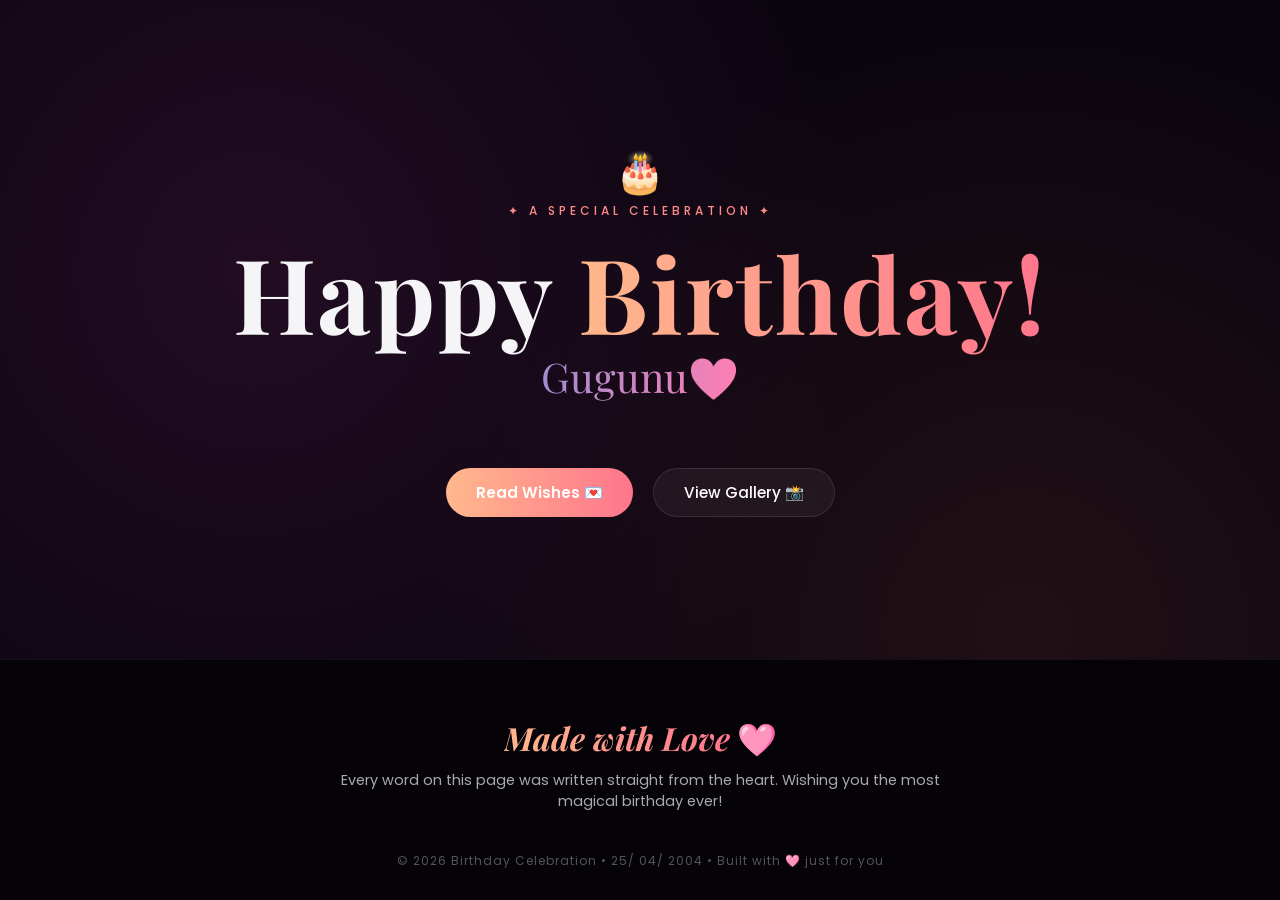
<file: index.html>
<!DOCTYPE html>
<html lang="en">
<head>
    <meta charset="UTF-8">
    <meta name="viewport" content="width=device-width, initial-scale=1.0">
    <title>Happy Birthday!</title>
    <link rel="stylesheet" href="style.css">
</head>
<body>
    <div id="particle-container"></div>

    <main class="content-wrapper" style="justify-content: center;">
        <div style="font-size: 2.5rem; ">🎂</div>
        
        <p class="overline">✦ A SPECIAL CELEBRATION ✦</p>
        
        <h1 style="font-size: clamp(4rem, 12vw, 6.5rem); letter-spacing: 2px;">
            Happy
            <span class="text-peach-pink">Birthday!</span><br>
            <!-- <span class="gugu">Gugunu❤️</span> -->
        </h1>
        
        <!-- <p style="color: var(--accent-yellow); margin-top: 25px; letter-spacing: 3px; font-size: 0.85rem; font-weight: 500;">
            ✹ Celebrating You Today ✹
        </p> -->
        <!-- <p style="color: var(--accent-yellow); margin-top: 25px; letter-spacing: 3px; font-size: 1.85rem; font-style: calm; font-weight: 500;">
            Gugunu ❤️ 
        </p> -->
        <span class="gugu">Gugunu❤️ </span><br>
        <div class="button-group" style="margin-top: 40px;">
            <a href="wishes.html" class="btn btn-primary">Read Wishes 💌</a>
            <a href="gallery.html" class="btn btn-secondary">View Gallery 📸</a>
        </div>
    </main>

    <footer>
        <h2 style="font-size: 2rem; margin-bottom: 15px;"><span class="text-peach-pink" style="font-style: italic;">Made with Love</span> 🩷</h2>
        <p style="font-size: 0.9rem; color: #aaa; margin-bottom: 30px; max-width: 600px; margin-left: auto; margin-right: auto;">Every word on this page was written straight from the heart. Wishing you the most magical birthday ever!</p>
        <!-- <div class="button-group" style="margin-top: 0;">
            <a href="#" class="btn btn-primary-purple">📧 Send a Message</a>
            <a href="#" class="btn btn-secondary" style="color: var(--accent-yellow);">💬 WhatsApp Me</a>
        </div> -->
        <p style="margin-top: 40px; font-size: 0.75rem; color: #555; letter-spacing: 1px;">© 2026 Birthday Celebration • 25/ 04/ 2004 • Built with 🩷 just for you </p>
    </footer>

    <script src="script.js"></script>
</body>
</html>
</file>
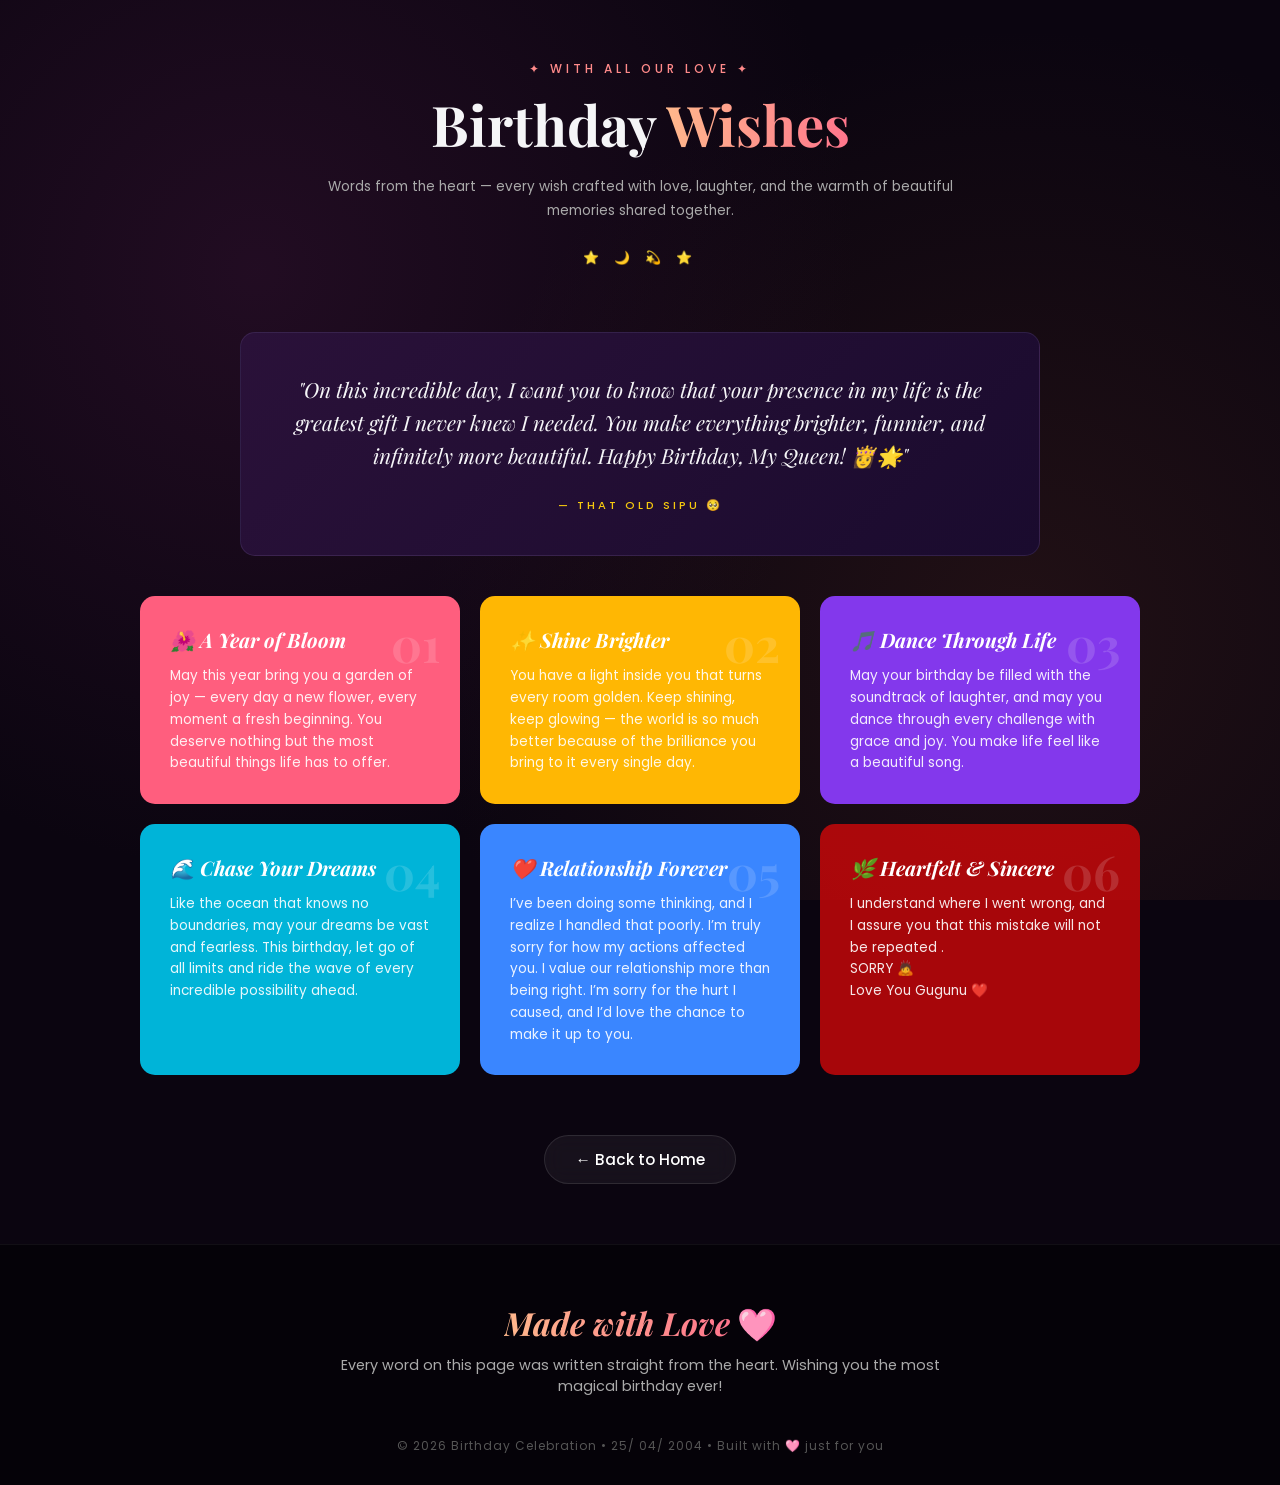
<file: wishes.html>
<!DOCTYPE html>
<html lang="en">
<head>
    <meta charset="UTF-8">
    <meta name="viewport" content="width=device-width, initial-scale=1.0">
    <title>Birthday Wishes</title>
    <link rel="stylesheet" href="style.css">
</head>
<body>
    <!-- <div id="particle-container"></div> -->

    <main class="content-wrapper">
        <p class="overline">✦ WITH ALL OUR LOVE ✦</p>
        
        <h1 style="font-size: 3.5rem; margin-bottom: 20px;">
            Birthday <span class="text-peach-pink">Wishes</span>
        </h1>
        
        <p style="color: #aaa; text-align: center; max-width: 650px; font-size: 0.85rem; line-height: 1.8;">
            Words from the heart — every wish crafted with love, laughter, and the warmth of beautiful memories shared together.
        </p>
        
        <div style="color: var(--accent-yellow); margin: 25px 0; font-size: 0.8rem; letter-spacing: 6px;">⭐ 🌙 💫 ⭐</div>

        <div class="quote-box">
            "On this incredible day, I want you to know that your presence in my life is the greatest gift I never knew I needed. You make everything brighter, funnier, and infinitely more beautiful. Happy Birthday, My Queen! 👸🌟"
            <p style="font-size: 0.7rem; font-family: 'Poppins', sans-serif; font-style: normal; margin-top: 25px; letter-spacing: 3px; color: var(--accent-yellow); text-transform: uppercase; font-weight: 500;">— That Old SIPU 🥺</p>
        </div>

        <div class="wishes-grid">
            <div class="wish-card card-1">
                <div class="card-number">01</div>
                <h3>🌺 A Year of Bloom</h3>
                <p>May this year bring you a garden of joy — every day a new flower, every moment a fresh beginning. You deserve nothing but the most beautiful things life has to offer.</p>
            </div>
            <div class="wish-card card-2">
                <div class="card-number">02</div>
                <h3>✨ Shine Brighter</h3>
                <p>You have a light inside you that turns every room golden. Keep shining, keep glowing — the world is so much better because of the brilliance you bring to it every single day.</p>
            </div>
            <div class="wish-card card-3">
                <div class="card-number">03</div>
                <h3>🎵 Dance Through Life</h3>
                <p>May your birthday be filled with the soundtrack of laughter, and may you dance through every challenge with grace and joy. You make life feel like a beautiful song.</p>
            </div>
            <div class="wish-card card-4">
                <div class="card-number">04</div>
                <h3>🌊 Chase Your Dreams</h3>
                <p>Like the ocean that knows no boundaries, may your dreams be vast and fearless. This birthday, let go of all limits and ride the wave of every incredible possibility ahead.</p>
            </div>
            <div class="wish-card card-5">
                <div class="card-number">05</div>
                <h3>❤️ Relationship Forever</h3>
                <p>I’ve been doing some thinking, and I realize I handled that poorly. I’m truly sorry for how my actions affected you. I value our relationship more than being right. I’m sorry for the hurt I caused, and I’d love the chance to make it up to you.</p>
            </div>
            <div class="wish-card card-6">
                <div class="card-number">06</div>
                <h3>🌿 Heartfelt & Sincere </h3>
                <p>I understand where I went wrong, and I assure you that this mistake will not be repeated . <br>SORRY 🙇 <br> Love You Gugunu ❤️</p>
            </div>
        </div>
        
        <a href="index.html" class="btn btn-secondary" style="margin-top: 60px;">← Back to Home</a>
    </main>

    <footer>
        <h2 style="font-size: 2rem; margin-bottom: 15px;"><span class="text-peach-pink" style="font-style: italic;">Made with Love</span> 🩷</h2>
        <p style="font-size: 0.9rem; color: #aaa; margin-bottom: 30px; max-width: 600px; margin-left: auto; margin-right: auto;">Every word on this page was written straight from the heart. Wishing you the most magical birthday ever!</p>
        <!-- <div class="button-group" style="margin-top: 0;">
            <a href="#" class="btn btn-primary-purple">📧 Send a Message</a>
            <a href="#" class="btn btn-secondary" style="color: var(--accent-yellow);">💬 WhatsApp Me</a>
        </div> -->
        <p style="margin-top: 40px; font-size: 0.75rem; color: #555; letter-spacing: 1px;">© 2026 Birthday Celebration • 25/ 04/ 2004 • Built with 🩷 just for you </p>
    </footer>

    <script src="script.js"></script>
</body>
</html>
</file>
<file: style.css>
@import url('https://fonts.googleapis.com/css2?family=Playfair+Display:ital,wght@0,600;0,700;1,600;1,700&family=Poppins:wght@300;400;500;600&display=swap');

:root {
    --bg-dark: #0b0510;
    --text-light: #f5f5f7;
    --gradient-peach-pink: linear-gradient(to right, #ffb88c, #ff758c);
    --gradient-purple-pink: linear-gradient(to right, #a18cd1, #ff7eb3);
    --accent-yellow: #f6c90e;
}

* { margin: 0; padding: 0; box-sizing: border-box; }

body {
    font-family: 'Poppins', sans-serif;
    background-color: var(--bg-dark);
    /* The subtle glowing background from your screenshot */
    background-image: 
        radial-gradient(circle at 20% 30%, rgba(68, 23, 62, 0.4) 0%, transparent 50%),
        radial-gradient(circle at 80% 70%, rgba(85, 43, 33, 0.3) 0%, transparent 50%);
    background-attachment: fixed;
    color: var(--text-light);
    overflow-x: hidden;
    min-height: 100vh;
    display: flex;
    flex-direction: column;
    
}

/* --- TYPOGRAPHY --- */
h1, h2 { font-family: 'Playfair Display', serif; text-align: center; line-height: 1.1; }

.text-peach-pink {
    background: var(--gradient-peach-pink);
    -webkit-background-clip: text;
    -webkit-text-fill-color: transparent;
}

.text-purple-pink {
    background: var(--gradient-purple-pink);
    -webkit-background-clip: text;
    -webkit-text-fill-color: transparent;
}

.gugu {
    background: var(--gradient-purple-pink);
    -webkit-background-clip: text;
    -webkit-text-fill-color: transparent;
    font-family:'Playfair Display';
    font-size:2.55rem;
}

.overline {
    font-size: 0.75rem;
    letter-spacing: 4px;
    color: #ff8a8a;
    text-transform: uppercase;
    margin-bottom: 15px;
    text-align: center;
    font-weight: 500;
}

/* --- PARTICLES --- */
#particle-container {
    position: fixed; top: 0; left: 0; width: 100%; height: 100%;
    pointer-events: none; z-index: 0; overflow: hidden;
}
.particle { position: absolute; opacity: 0; animation: floatUp 10s linear infinite; }
@keyframes floatUp {
    0% { transform: translateY(100vh) rotate(0deg); opacity: 0; }
    10% { opacity: 0.6; }
    90% { opacity: 0.6; }
    100% { transform: translateY(-10vh) rotate(360deg); opacity: 0; }
}


/* --- CONTENT --- */
.content-wrapper { position: relative; z-index: 10; flex: 1; display: flex; flex-direction: column; align-items: center; padding: 60px 5%; }

/* --- BUTTONS --- */
.button-group { display: flex; gap: 20px; justify-content: center; margin-top: 30px; flex-wrap: wrap; }
.btn {
    padding: 12px 30px; border-radius: 50px; text-decoration: none; font-weight: 500; font-size: 0.95rem; color: white;
    transition: transform 0.3s, box-shadow 0.3s; border: 1px solid rgba(255,255,255,0.1); display: flex; align-items: center; gap: 8px; cursor: pointer;
}
.btn-primary { background: var(--gradient-peach-pink); color: white; border: none; font-weight: 600; }
.btn-primary-purple { background: var(--gradient-purple-pink); color: white; border: none; font-weight: 600; }
.btn-secondary { background: rgba(255,255,255,0.05); backdrop-filter: blur(10px); }
.btn:hover { transform: translateY(-3px); box-shadow: 0 10px 20px rgba(0,0,0,0.3); }

/* --- WISHES QUOTE & CARDS --- */
.quote-box {
    background: linear-gradient(135deg, #2a1139, #1a0b2e);
    padding: 40px; border-radius: 15px; max-width: 800px; text-align: center; margin: 40px 0;
    border: 1px solid rgba(161, 140, 209, 0.15); font-family: 'Playfair Display', serif; font-style: italic; font-size: 1.3rem; line-height: 1.6;
}

.wishes-grid { display: grid; grid-template-columns: repeat(auto-fit, minmax(280px, 1fr)); gap: 20px; width: 100%; max-width: 1000px; }
.wish-card { padding: 30px; border-radius: 15px; color: #fff; transition: 0.4s; position: relative; overflow: hidden; cursor: default; }
.wish-card:hover { transform: translateY(-10px) scale(1.02); box-shadow: 0 15px 30px rgba(0,0,0,0.5); z-index: 2; }
.wish-card h3 { font-family: 'Playfair Display', serif; margin-bottom: 12px; font-size: 1.25rem; font-style: italic;}
.wish-card p { font-size: 0.85rem; opacity: 0.9; line-height: 1.6; }
.card-number { position: absolute; top: 15px; right: 20px; font-size: 3rem; font-weight: bold; opacity: 0.15; font-family: 'Playfair Display', serif; }

/* Exact Solid Colors for Cards from your image */
.card-1 { background: #ff5e7e; } /* Pink */
.card-2 { background: #ffb703; } /* Yellow */
.card-3 { background: #8338ec; } /* Purple */
.card-4 { background: #00b4d8; } /* Cyan */
.card-5 { background: #3a86ff; } /* Blue */
.card-6 { background: #fb0707a6; } /* Orange */

/* --- GALLERY --- */
/* .gallery-grid { display: grid; grid-template-columns: repeat(3,1fr); gap: 20px; width: 100%; max-width: 1200px; margin-top: 40px; } */

.gallery-grid{ display: grid; grid-template-columns: repeat(3,1fr); gap: 20px;margin-top: 40px; width: 90%;}
/* .gallery-grid{ display: flex; flex-wrap: wrap; justify-content: space-around;  margin-top: 20px;} */

@media(max-width : 600px) { 
    .gallery-grid{
        grid-template-columns: repeat(1 ,1fr);
    }
}
.media-card { background: rgba(255,255,255,0.03); border: 1px solid rgba(255,255,255,0.05); border-radius: 15px; overflow: hidden; transition: transform 0.3s; }
.media-card:hover { transform: translateY(-10px); border-color: rgba(255,138,138,0.5); }
.media-placeholder { width: 100%; height: 250px; background: rgba(0,0,0,0.5); display: flex; justify-content: center; align-items: center; color: #666; text-align: center; font-size: 0.9rem;}
.media-caption { padding: 15px; text-align: center; font-size: 0.85rem; color: #ccc; }

/* --- FOOTER --- */
footer { text-align: center; padding: 60px 20px 30px; background-color: #050208; border-top: 1px solid rgba(255,255,255,0.05); position: relative; z-index: 10; }





/* This target devices with a screen width of 600px or less (most phones) */
@media (max-width: 600px) {
    
    .media-card {
        margin-bottom: 20px; /* Adds space between cards when they stack */
    }

    .media-card img,
    .media-card video {
        /* We use !important to override the 600px height you set in the HTML */
        height: 400px !important; 
        width: 100% !important;
        object-fit: cover;
    }

    .media-caption {
        font-size: 0.85rem; /* Makes text slightly smaller for phone screens */
        padding: 10px;
    }
}
</file>
